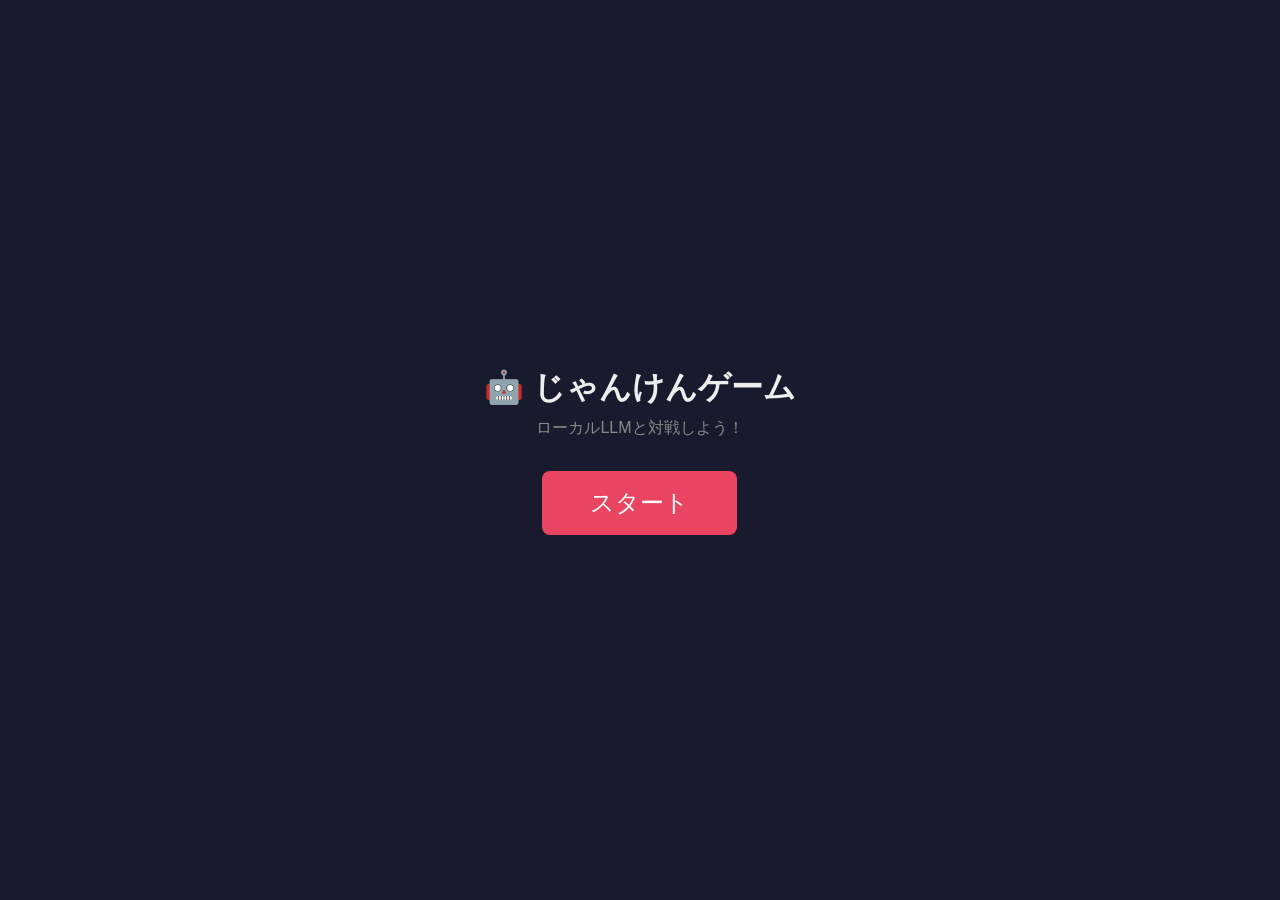
<file: rock-paper-scissors/index.html>
<!DOCTYPE html>
<html lang="ja">
<head>
  <meta charset="UTF-8">
  <meta name="viewport" content="width=device-width, initial-scale=1.0">
  <title>じゃんけんゲーム (vs ローカルLLM)</title>
  <link rel="stylesheet" href="style.css">
</head>
<body>
  <div id="app">
    <h1>🤖 じゃんけんゲーム</h1>
    <p class="subtitle">ローカルLLMと対戦しよう！</p>

    <!-- Start Screen -->
    <div id="start-screen" class="screen active">
      <button id="start-btn">スタート</button>
    </div>

    <!-- Thinking Screen -->
    <div id="thinking-screen" class="screen">
      <div class="thinking">
        <div class="spinner"></div>
        <p>LLMが考えています...</p>
      </div>
    </div>

    <!-- Choice Screen -->
    <div id="choice-screen" class="screen">
      <p>プレイヤーの手を選択してください</p>
      <div class="hand-buttons">
        <button id="g-btn" data-hand="G">✊️ グー</button>
        <button id="c-btn" data-hand="C">✌️ チョキ</button>
        <button id="p-btn" data-hand="P">🖐️ パー</button>
      </div>
    </div>

    <!-- Result Screen -->
    <div id="result-screen" class="screen">
      <div class="result-display">
        <div class="hand-pair">
          <div>
            <p class="label">LLMの手</p>
            <p id="llm-hand" class="hand-result"></p>
          </div>
          <div class="vs">VS</div>
          <div>
            <p class="label">プレイヤーの手</p>
            <p id="player-hand" class="hand-result"></p>
          </div>
        </div>
        <p id="result-text" class="result-text"></p>
        <div id="stats" class="stats"></div>
        <div id="history" class="history"></div>
        <button id="retry-btn">もう一度対戦</button>
      </div>
    </div>
  </div>

  <script src="game.js"></script>
</body>
</html>
</file>
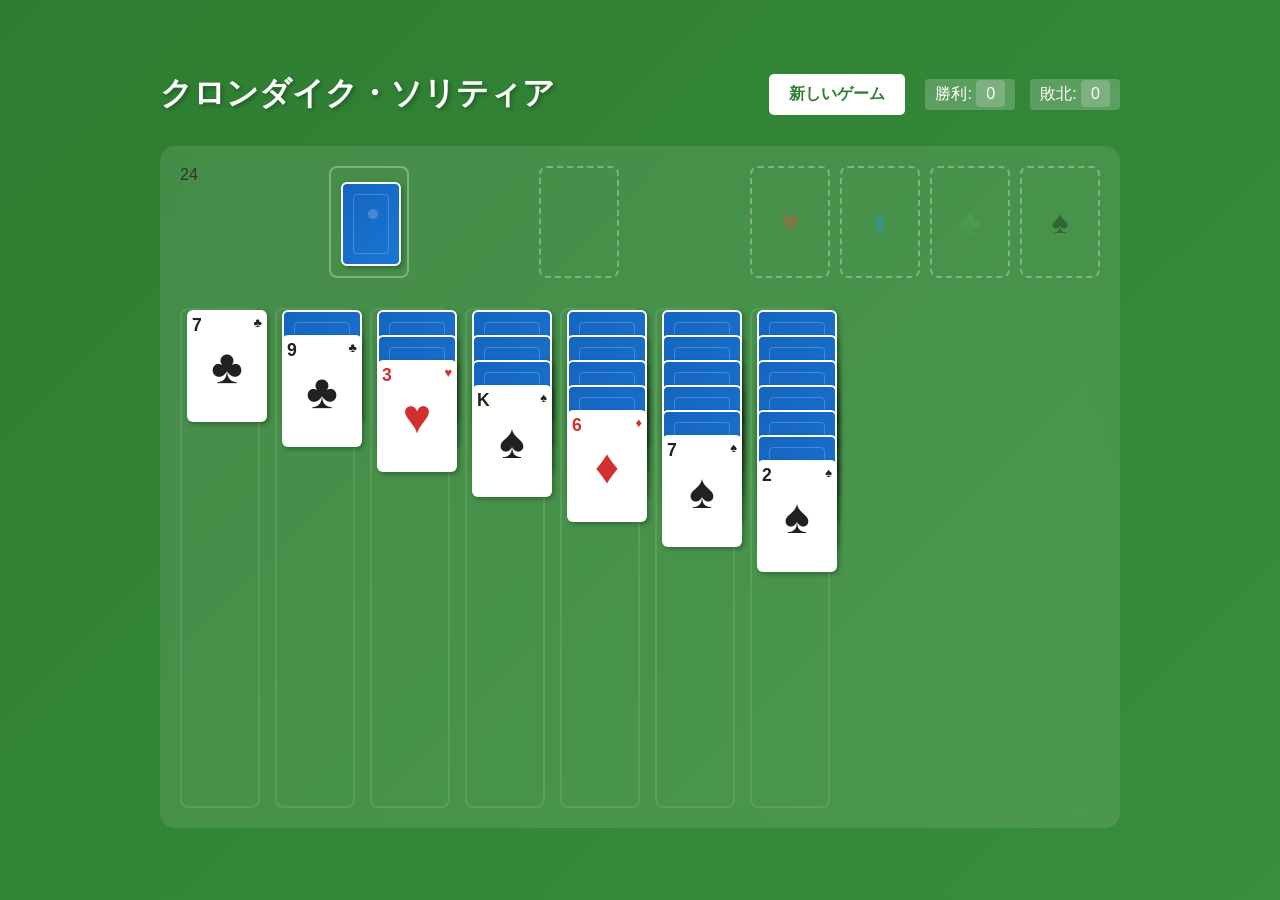
<file: solitaire/index.html>
<!DOCTYPE html>
<html lang="ja">
<head>
    <meta charset="UTF-8">
    <meta name="viewport" content="width=device-width, initial-scale=1.0">
    <title>クロンダイク・ソリティア</title>
    <link rel="stylesheet" href="styles.css">
</head>
<body>
    <div class="game-container">
        <header class="header">
            <h1>クロンダイク・ソリティア</h1>
            <div class="controls">
                <button id="new-game-btn">新しいゲーム</button>
                <div class="stats">
                    <span>勝利: <span id="wins">0</span></span>
                    <span>敗北: <span id="losses">0</span></span>
                </div>
            </div>
        </header>

        <div class="game-board">
            <!-- 上部: 残りカードとドンプ -->
            <div class="top-row">
                <div class="stock" id="stock">
                    <div class="card-back"></div>
                    <span class="count"></span>
                </div>
                <div class="waste-pile" id="waste"></div>
                <div class="foundation-container">
                    <div class="foundation" data-suit="h" id="foundation-h">
                        <div class="suit-symbol">♥</div>
                    </div>
                    <div class="foundation" data-suit="d" id="foundation-d">
                        <div class="suit-symbol">♦</div>
                    </div>
                    <div class="foundation" data-suit="c" id="foundation-c">
                        <div class="suit-symbol">♣</div>
                    </div>
                    <div class="foundation" data-suit="s" id="foundation-s">
                        <div class="suit-symbol">♠</div>
                    </div>
                </div>
            </div>

            <!-- 下部: テーブルau -->
            <div class="tableau-container">
                <div class="tableau-column" data-col="0" id="tableau-0"></div>
                <div class="tableau-column" data-col="1" id="tableau-1"></div>
                <div class="tableau-column" data-col="2" id="tableau-2"></div>
                <div class="tableau-column" data-col="3" id="tableau-3"></div>
                <div class="tableau-column" data-col="4" id="tableau-4"></div>
                <div class="tableau-column" data-col="5" id="tableau-5"></div>
                <div class="tableau-column" data-col="6" id="tableau-6"></div>
            </div>
        </div>

        <div class="message-overlay" id="message-overlay">
            <div class="message-content">
                <h2 id="message-title"></h2>
                <p id="message-text"></p>
                <button id="message-close">閉じる</button>
            </div>
        </div>
    </div>

    <script src="game.js"></script>
</body>
</html>
</file>
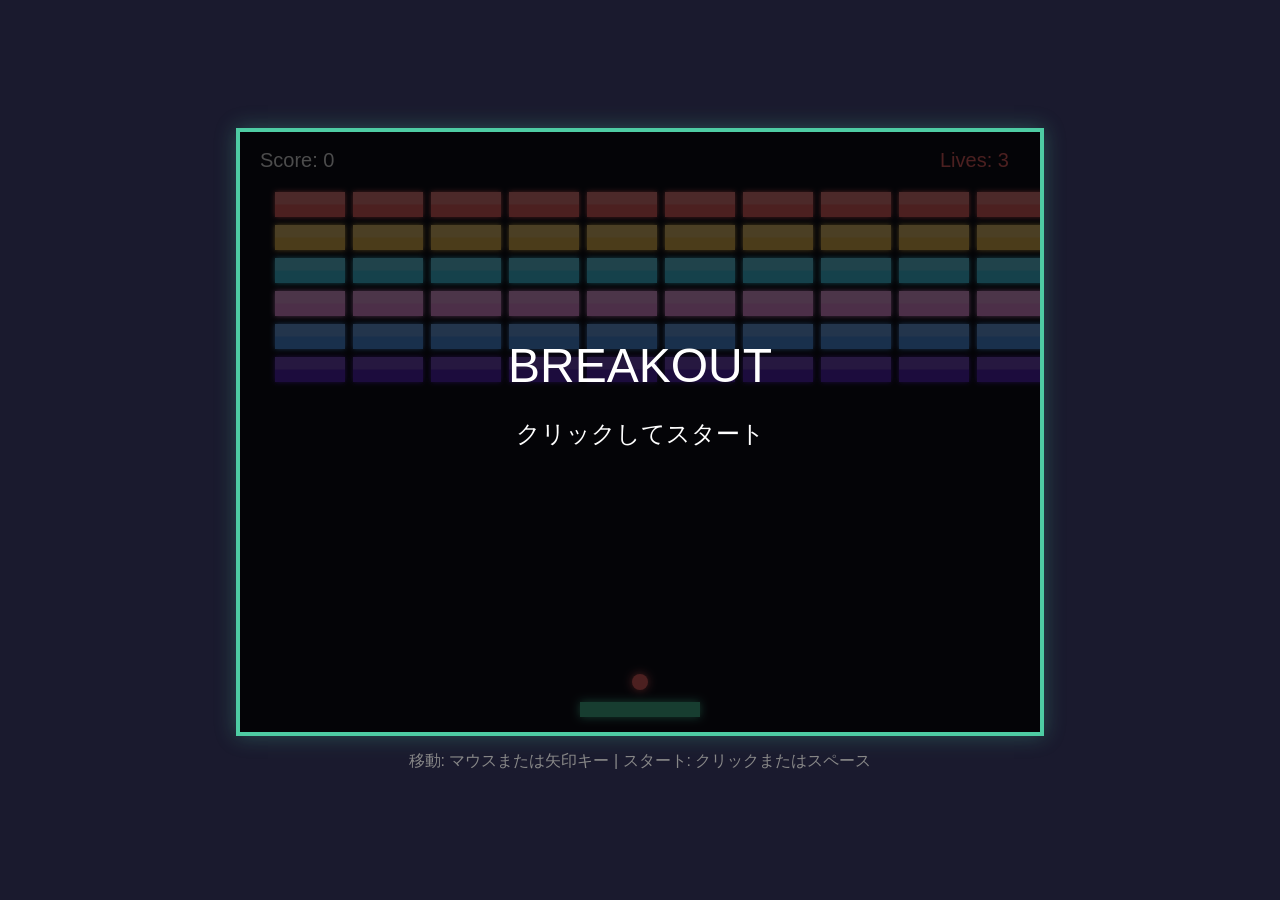
<file: breakout.html>
<!DOCTYPE html>
<html lang="ja">
<head>
    <meta charset="UTF-8">
    <meta name="viewport" content="width=device-width, initial-scale=1.0">
    <title>Breakout - ブロック崩し</title>
    <style>
        body {
            margin: 0;
            padding: 0;
            background-color: #1a1a2e;
            display: flex;
            justify-content: center;
            align-items: center;
            height: 100vh;
            font-family: 'Arial', sans-serif;
            color: white;
        }

        #gameContainer {
            text-align: center;
        }

        canvas {
            background-color: #0f0f1a;
            border: 4px solid #4ecca3;
            box-shadow: 0 0 20px rgba(78, 204, 163, 0.3);
            display: block;
            margin: 0 auto;
        }

        .instructions {
            margin-top: 15px;
            color: #888;
        }

        #gameOver, #win {
            position: absolute;
            top: 50%;
            left: 50%;
            transform: translate(-50%, -50%);
            background: rgba(0, 0, 0, 0.9);
            padding: 40px;
            border-radius: 10px;
            text-align: center;
            display: none;
        }

        button {
            background-color: #4ecca3;
            border: none;
            padding: 10px 20px;
            font-size: 16px;
            border-radius: 5px;
            cursor: pointer;
            color: #1a1a2e;
            font-weight: bold;
            margin-top: 20px;
        }

        button:hover {
            background-color: #3db591;
        }
    </style>
</head>
<body>
    <div id="gameContainer">
        <canvas id="gameCanvas" width="800" height="600"></canvas>
        <div class="instructions">移動: マウスまたは矢印キー | スタート: クリックまたはスペース</div>
    </div>

    <div id="gameOver">
        <h1>GAME OVER</h1>
        <p>あなたのスコア: <span id="finalScore">0</span></p>
        <button onclick="resetGame()">再挑戦</button>
    </div>

    <div id="win">
        <h1>YOU WIN!</h1>
        <p>あなたのスコア: <span id="winScore">0</span></p>
        <button onclick="resetGame()">もう一度</button>
    </div>

    <script>
        const canvas = document.getElementById('gameCanvas');
        const ctx = canvas.getContext('2d');

        // ゲームの状態
        let gameRunning = false;
        let score = 0;
        let isGameOver = false;
        let isWin = false;

        // パドル
        const paddle = {
            width: 120,
            height: 15,
            x: canvas.width / 2 - 60,
            y: canvas.height - 30,
            speed: 8,
            dx: 0,
            color: '#4ecca3'
        };

        // ボール
        const ball = {
            x: canvas.width / 2,
            y: canvas.height - 50,
            radius: 8,
            speed: 5,
            dx: 4,
            dy: -4,
            color: '#ff6b6b'
        };

        // ブロック
        const blockConfig = {
            rows: 6,
            cols: 10,
            padding: 8,
            offsetTop: 60,
            offsetLeft: 35,
            height: 25,
            width: 70
        };

        let blocks = [];

        // キー入力
        const keys = {
            ArrowRight: false,
            ArrowLeft: false
        };

        // ブロックの初期化
        function initBlocks() {
            blocks = [];
            const colors = ['#ff6b6b', '#feca57', '#48dbfb', '#ff9ff3', '#54a0ff', '#5f27cd'];

            for (let r = 0; r < blockConfig.rows; r++) {
                blocks[r] = [];
                for (let c = 0; c < blockConfig.cols; c++) {
                    blocks[r][c] = {
                        x: 0,
                        y: 0,
                        status: 1,
                        color: colors[r % colors.length]
                    };
                }
            }
        }

        // パドルの描画
        function drawPaddle() {
            ctx.fillStyle = paddle.color;
            ctx.shadowBlur = 10;
            ctx.shadowColor = paddle.color;
            ctx.fillRect(paddle.x, paddle.y, paddle.width, paddle.height);
            ctx.shadowBlur = 0;
        }

        // ボールの描画
        function drawBall() {
            ctx.beginPath();
            ctx.arc(ball.x, ball.y, ball.radius, 0, Math.PI * 2);
            ctx.fillStyle = ball.color;
            ctx.shadowBlur = 10;
            ctx.shadowColor = ball.color;
            ctx.fill();
            ctx.closePath();
            ctx.shadowBlur = 0;
        }

        // ブロックの描画
        function drawBlocks() {
            let activeBlocks = 0;

            for (let r = 0; r < blockConfig.rows; r++) {
                for (let c = 0; c < blockConfig.cols; c++) {
                    const b = blocks[r][c];
                    if (b.status === 1) {
                        activeBlocks++;
                        b.x = c * (blockConfig.width + blockConfig.padding) + blockConfig.offsetLeft;
                        b.y = r * (blockConfig.height + blockConfig.padding) + blockConfig.offsetTop;

                        ctx.fillStyle = b.color;
                        ctx.shadowBlur = 5;
                        ctx.shadowColor = b.color;
                        ctx.fillRect(b.x, b.y, blockConfig.width, blockConfig.height);
                        ctx.shadowBlur = 0;

                        // ブロックの上部に辉き
                        ctx.fillStyle = 'rgba(255, 255, 255, 0.2)';
                        ctx.fillRect(b.x, b.y, blockConfig.width, blockConfig.height / 2);
                    }
                }
            }

            return activeBlocks;
        }

        // スコアの描画
        function drawScore() {
            ctx.fillStyle = '#fff';
            ctx.font = '20px Arial';
            ctx.fillText('Score: ' + score, 20, 35);
        }

        // ライフの描画
        let lives = 3;
        function drawLives() {
            ctx.fillStyle = '#ff6b6b';
            ctx.font = '20px Arial';
            ctx.fillText('Lives: ' + lives, canvas.width - 100, 35);
        }

        // 衝突判定
        function collisionDetection() {
            for (let r = 0; r < blockConfig.rows; r++) {
                for (let c = 0; c < blockConfig.cols; c++) {
                    const b = blocks[r][c];
                    if (b.status === 1) {
                        if (ball.x > b.x && ball.x < b.x + blockConfig.width &&
                            ball.y > b.y && ball.y < b.y + blockConfig.height) {
                            ball.dy = -ball.dy;
                            b.status = 0;
                            score += 10;
                            // ボールの速度を少しずつ上げる
                            if (score % 50 === 0) {
                                ball.speed += 0.5;
                                ball.dx = ball.dx > 0 ? ball.speed : -ball.speed;
                                ball.dy = ball.dy > 0 ? ball.speed : -ball.speed;
                            }
                        }
                    }
                }
            }
        }

        // パドルとの衝突判定
        function paddleCollision() {
            if (ball.x > paddle.x && ball.x < paddle.x + paddle.width &&
                ball.y + ball.radius >= paddle.y && ball.y - ball.radius <= paddle.y + paddle.height) {

                // パドルのどこに当たったかで角度を変える
                const hitPoint = ball.x - (paddle.x + paddle.width / 2);
                const normalizedHit = hitPoint / (paddle.width / 2);

                ball.dx = normalizedHit * 5;
                ball.dy = -Math.abs(ball.dy);
                ball.speed += 0.2;

                // 速度の上限
                if (ball.speed > 12) ball.speed = 12;
                ball.dx = ball.dx > 0 ? ball.speed : -ball.speed;
                ball.dy = ball.dy > 0 ? ball.speed : -ball.speed;
            }
        }

        // ボールの更新
        function updateBall() {
            ball.x += ball.dx;
            ball.y += ball.dy;

            // 壁の衝突
            if (ball.x + ball.radius > canvas.width || ball.x - ball.radius < 0) {
                ball.dx = -ball.dx;
            }
            if (ball.y - ball.radius < 0) {
                ball.dy = -ball.dy;
            }

            // ボールが画面外に出た場合
            if (ball.y + ball.radius > canvas.height) {
                lives--;
                if (lives <= 0) {
                    gameOver();
                } else {
                    resetBall();
                }
            }
        }

        // ボールのリセット
        function resetBall() {
            ball.x = canvas.width / 2;
            ball.y = canvas.height - 50;
            ball.speed = 5;
            ball.dx = 4;
            ball.dy = -4;
            paddle.x = canvas.width / 2 - paddle.width / 2;
        }

        // パドルの更新
        function updatePaddle() {
            if (keys.ArrowRight && paddle.x + paddle.width < canvas.width) {
                paddle.x += paddle.speed;
            }
            if (keys.ArrowLeft && paddle.x > 0) {
                paddle.x -= paddle.speed;
            }
        }

        // ゲームオーバー
        function gameOver() {
            isGameOver = true;
            document.getElementById('finalScore').textContent = score;
            document.getElementById('gameOver').style.display = 'block';
            gameRunning = false;
        }

        // ゲームクリア
        function gameWin() {
            isWin = true;
            document.getElementById('winScore').textContent = score;
            document.getElementById('win').style.display = 'block';
            gameRunning = false;
        }

        // メインゲームループ
        function gameLoop() {
            if (!gameRunning) return;

            ctx.clearRect(0, 0, canvas.width, canvas.height);

            drawBlocks();
            const remainingBlocks = drawBlocks();
            drawPaddle();
            drawBall();
            drawScore();
            drawLives();

            collisionDetection();
            paddleCollision();
            updateBall();
            updatePaddle();

            if (remainingBlocks === 0) {
                gameWin();
            }

            requestAnimationFrame(gameLoop);
        }

        // リセット
        function resetGame() {
            score = 0;
            lives = 3;
            isGameOver = false;
            isWin = false;
            gameRunning = true;

            document.getElementById('gameOver').style.display = 'none';
            document.getElementById('win').style.display = 'none';

            initBlocks();
            resetBall();
            gameLoop();
        }

        // イベントリスナー
        document.addEventListener('keydown', (e) => {
            if (e.key === 'ArrowRight') keys.ArrowRight = true;
            if (e.key === 'ArrowLeft') keys.ArrowLeft = true;
            if (e.code === 'Space' && !gameRunning && !isGameOver && !isWin) {
                resetGame();
            }
        });

        document.addEventListener('keyup', (e) => {
            if (e.key === 'ArrowRight') keys.ArrowRight = false;
            if (e.key === 'ArrowLeft') keys.ArrowLeft = false;
        });

        // マウス操作
        canvas.addEventListener('mousemove', (e) => {
            const rect = canvas.getBoundingClientRect();
            const mouseX = e.clientX - rect.left;
            paddle.x = mouseX - paddle.width / 2;

            // 画面外に出ないように制限
            if (paddle.x < 0) paddle.x = 0;
            if (paddle.x + paddle.width > canvas.width) paddle.x = canvas.width - paddle.width;
        });

        canvas.addEventListener('click', () => {
            if (!gameRunning && !isGameOver && !isWin) {
                resetGame();
            }
        });

        // 初期化
        initBlocks();
        drawBlocks();
        drawPaddle();
        drawBall();
        drawScore();
        drawLives();

        // スタート画面の表示
        ctx.fillStyle = 'rgba(0, 0, 0, 0.7)';
        ctx.fillRect(0, 0, canvas.width, canvas.height);
        ctx.fillStyle = '#fff';
        ctx.font = '48px Arial';
        ctx.textAlign = 'center';
        ctx.fillText('BREAKOUT', canvas.width / 2, canvas.height / 2 - 50);
        ctx.font = '24px Arial';
        ctx.fillText('クリックしてスタート', canvas.width / 2, canvas.height / 2 + 10);
        ctx.textAlign = 'left';
    </script>
</body>
</html>
</file>
<file: rock-paper-scissors/style.css>
* {
  margin: 0;
  padding: 0;
  box-sizing: border-box;
}

body {
  font-family: 'Hiragino Sans', 'Meiryo', sans-serif;
  background: #1a1a2e;
  color: #eee;
  min-height: 100vh;
  display: flex;
  justify-content: center;
  align-items: center;
}

#app {
  text-align: center;
  max-width: 600px;
  padding: 2rem;
}

h1 {
  font-size: 2rem;
  margin-bottom: 0.5rem;
}

.subtitle {
  color: #888;
  margin-bottom: 2rem;
}

.screen {
  display: none;
}

.screen.active {
  display: block;
}

button {
  font-size: 1.2rem;
  padding: 0.8rem 2rem;
  border: none;
  border-radius: 8px;
  cursor: pointer;
  background: #e94560;
  color: white;
  transition: transform 0.1s, background 0.2s;
}

button:hover {
  background: #c73e54;
  transform: scale(1.05);
}

button:active {
  transform: scale(0.95);
}

#start-btn {
  font-size: 1.5rem;
  padding: 1rem 3rem;
}

/* Thinking animation */
.thinking {
  padding: 2rem;
}

.spinner {
  width: 60px;
  height: 60px;
  border: 6px solid #333;
  border-top-color: #e94560;
  border-radius: 50%;
  animation: spin 1s linear infinite;
  margin: 0 auto 1rem;
}

@keyframes spin {
  to { transform: rotate(360deg); }
}

/* Hand buttons */
.hand-buttons {
  display: flex;
  justify-content: center;
  gap: 1rem;
  margin-top: 1rem;
}

.hand-buttons button {
  font-size: 1.1rem;
  padding: 1rem 1.5rem;
  background: #16213e;
  border: 2px solid #e94560;
}

.hand-buttons button:hover {
  background: #e94560;
}

/* Result display */
.hand-pair {
  display: flex;
  justify-content: center;
  align-items: center;
  gap: 2rem;
  margin: 1.5rem 0;
}

.hand-result {
  font-size: 2rem;
  padding: 1rem;
  background: #16213e;
  border-radius: 8px;
  min-width: 120px;
}

.label {
  font-size: 0.9rem;
  color: #888;
  margin-bottom: 0.5rem;
}

.vs {
  font-size: 1.5rem;
  font-weight: bold;
  color: #e94560;
}

.result-text {
  font-size: 2rem;
  font-weight: bold;
  margin: 1rem 0;
}

.result-text.win {
  color: #4ecca3;
}

.result-text.lose {
  color: #e94560;
}

.result-text.draw {
  color: #ffd700;
}

/* History */
.history {
  margin: 1rem 0;
  padding: 1rem;
  background: #16213e;
  border-radius: 8px;
  font-size: 0.9rem;
}

.history h3 {
  margin-bottom: 0.5rem;
  color: #888;
}

.history-list {
  list-style: none;
  max-height: 150px;
  overflow-y: auto;
}

.history-list li {
  padding: 0.3rem 0;
  border-bottom: 1px solid #333;
}

/* Stats */
.stats {
  display: flex;
  justify-content: center;
  gap: 2rem;
  margin: 1rem 0;
  padding: 0.8rem;
  background: #16213e;
  border-radius: 8px;
  font-size: 1rem;
}

.stat-item {
  color: #4ecca3;
  font-weight: bold;
}

#retry-btn {
  margin-top: 1rem;
}
</file>
<file: solitaire/styles.css>
* {
    margin: 0;
    padding: 0;
    box-sizing: border-box;
}

body {
    font-family: 'Segoe UI', Tahoma, Geneva, Verdana, sans-serif;
    background: linear-gradient(135deg, #2e7d32, #388e3c);
    color: #333;
    min-height: 100vh;
    display: flex;
    justify-content: center;
    align-items: center;
}

.game-container {
    width: 100%;
    max-width: 1000px;
    padding: 20px;
}

.header {
    display: flex;
    justify-content: space-between;
    align-items: center;
    margin-bottom: 30px;
    color: white;
}

.header h1 {
    font-size: 2rem;
    text-shadow: 2px 2px 4px rgba(0,0,0,0.3);
}

.controls {
    display: flex;
    gap: 20px;
    align-items: center;
}

#new-game-btn {
    padding: 10px 20px;
    font-size: 1rem;
    background: #fff;
    color: #2e7d32;
    border: none;
    border-radius: 5px;
    cursor: pointer;
    transition: all 0.2s;
    font-weight: bold;
}

#new-game-btn:hover {
    background: #f0f0f0;
    transform: translateY(-2px);
}

.stats {
    display: flex;
    gap: 15px;
    font-size: 1rem;
}

.stats span {
    padding: 5px 10px;
    background: rgba(255,255,255,0.2);
    border-radius: 4px;
}

.game-board {
    background: rgba(255,255,255,0.1);
    border-radius: 15px;
    padding: 20px;
    backdrop-filter: blur(10px);
}

.top-row {
    display: flex;
    justify-content: space-between;
    align-items: flex-start;
    margin-bottom: 30px;
}

.stock, .waste-pile {
    width: 80px;
    height: 112px;
    position: relative;
    cursor: pointer;
}

.stock {
    border: 2px solid rgba(255,255,255,0.3);
    border-radius: 8px;
    display: flex;
    justify-content: center;
    align-items: center;
}

.stock .card-back {
    width: 60px;
    height: 84px;
    background: linear-gradient(135deg, #1565c0, #1976d2);
    border-radius: 6px;
    border: 2px solid #fff;
    box-shadow: 2px 2px 4px rgba(0,0,0,0.3);
    position: absolute;
    top: 14px;
    left: 10px;
}

.stock .card-back::before {
    content: '';
    position: absolute;
    top: 10px;
    left: 10px;
    right: 10px;
    bottom: 10px;
    border: 1px solid rgba(255,255,255,0.2);
    border-radius: 4px;
}

.stock .card-back::after {
    content: '';
    position: absolute;
    top: 25px;
    left: 25px;
    width: 10px;
    height: 10px;
    background: rgba(255,255,255,0.2);
    border-radius: 50%;
}

.stock .count {
    position: absolute;
    top: -20px;
    left: 0;
    right: 0;
    text-align: center;
    font-size: 0.9rem;
    color: white;
}

.waste-pile {
    border: 2px dashed rgba(255,255,255,0.3);
    border-radius: 8px;
}

.waste-pile .card {
    position: absolute;
    top: 0;
    left: 0;
    cursor: pointer;
}

.foundation-container {
    display: flex;
    gap: 10px;
}

.foundation {
    width: 80px;
    height: 112px;
    border: 2px dashed rgba(255,255,255,0.3);
    border-radius: 8px;
    position: relative;
    display: flex;
    justify-content: center;
    align-items: center;
    cursor: pointer;
}

.foundation .suit-symbol {
    font-size: 2rem;
    color: rgba(255,255,255,0.3);
    position: absolute;
    top: 50%;
    left: 50%;
    transform: translate(-50%, -50%);
}

.foundation[data-suit="h"] .suit-symbol { color: rgba(244,67,54,0.3); }
.foundation[data-suit="d"] .suit-symbol { color: rgba(33,150,243,0.3); }
.foundation[data-suit="c"] .suit-symbol { color: rgba(76,175,80,0.3); }
.foundation[data-suit="s"] .suit-symbol { color: rgba(0,0,0,0.3); }

.tableau-container {
    display: flex;
    gap: 15px;
    margin-top: 20px;
}

.tableau-column {
    width: 80px;
    height: 500px;
    border: 2px solid rgba(255,255,255,0.1);
    border-radius: 8px;
    position: relative;
    padding: 5px;
}

.tableau-column .card {
    position: absolute;
}

.card {
    width: 80px;
    height: 112px;
    background: white;
    border-radius: 6px;
    position: absolute;
    box-shadow: 2px 2px 5px rgba(0,0,0,0.3);
    cursor: grab;
    user-select: none;
    transition: transform 0.1s;
}

.card:hover {
    transform: translateY(-2px);
}

.card.dragging {
    cursor: grabbing;
    z-index: 1000;
    box-shadow: 4px 4px 10px rgba(0,0,0,0.4);
}

.card.dragging .rank,
.card.dragging .suit-top,
.card.dragging .center-suit {
    pointer-events: none;
}

.card .rank {
    position: absolute;
    top: 5px;
    left: 5px;
    font-size: 1.1rem;
    font-weight: bold;
}

.card .suit-top {
    position: absolute;
    top: 5px;
    right: 5px;
    font-size: 0.8rem;
}

.card .center-suit {
    position: absolute;
    top: 50%;
    left: 50%;
    transform: translate(-50%, -50%);
    font-size: 3rem;
}

.card.red { color: #d32f2f; }
.card.black { color: #212121; }

.card-back {
    width: 80px;
    height: 112px;
    background: linear-gradient(135deg, #1565c0, #1976d2);
    border-radius: 6px;
    border: 2px solid #fff;
    box-shadow: 2px 2px 5px rgba(0,0,0,0.3);
    position: relative;
}

.card-back::before {
    content: '';
    position: absolute;
    top: 10px;
    left: 10px;
    right: 10px;
    bottom: 10px;
    border: 1px solid rgba(255,255,255,0.2);
    border-radius: 4px;
}

.card-back::after {
    content: '';
    position: absolute;
    top: 30px;
    left: 30px;
    width: 20px;
    height: 20px;
    background: rgba(255,255,255,0.2);
    border-radius: 50%;
}

.message-overlay {
    position: fixed;
    top: 0;
    left: 0;
    width: 100%;
    height: 100%;
    background: rgba(0,0,0,0.7);
    display: none;
    justify-content: center;
    align-items: center;
    z-index: 10000;
}

.message-overlay.active {
    display: flex;
}

.message-content {
    background: white;
    padding: 30px;
    border-radius: 15px;
    text-align: center;
    max-width: 400px;
}

.message-content h2 {
    color: #2e7d32;
    margin-bottom: 15px;
    font-size: 1.8rem;
}

.message-content p {
    color: #666;
    margin-bottom: 25px;
    font-size: 1.1rem;
}

#message-close {
    padding: 10px 30px;
    font-size: 1rem;
    background: #2e7d32;
    color: white;
    border: none;
    border-radius: 5px;
    cursor: pointer;
    transition: background 0.2s;
}

#message-close:hover {
    background: #1b5e20;
}

@media (max-width: 768px) {
    .header {
        flex-direction: column;
        gap: 15px;
    }

    .controls {
        flex-direction: column;
        gap: 10px;
    }

    .top-row {
        flex-wrap: wrap;
        gap: 10px;
    }

    .foundation-container {
        flex-wrap: wrap;
    }

    .card {
        width: 60px;
        height: 84px;
    }

    .card .rank { font-size: 0.9rem; }
    .card .suit-top { font-size: 0.7rem; }
    .card .center-suit { font-size: 2rem; }

    .stock, .waste-pile, .foundation, .tableau-column {
        width: 60px;
        height: 84px;
    }

    .stock .card-back {
        width: 45px;
        height: 63px;
    }
}
</file>
